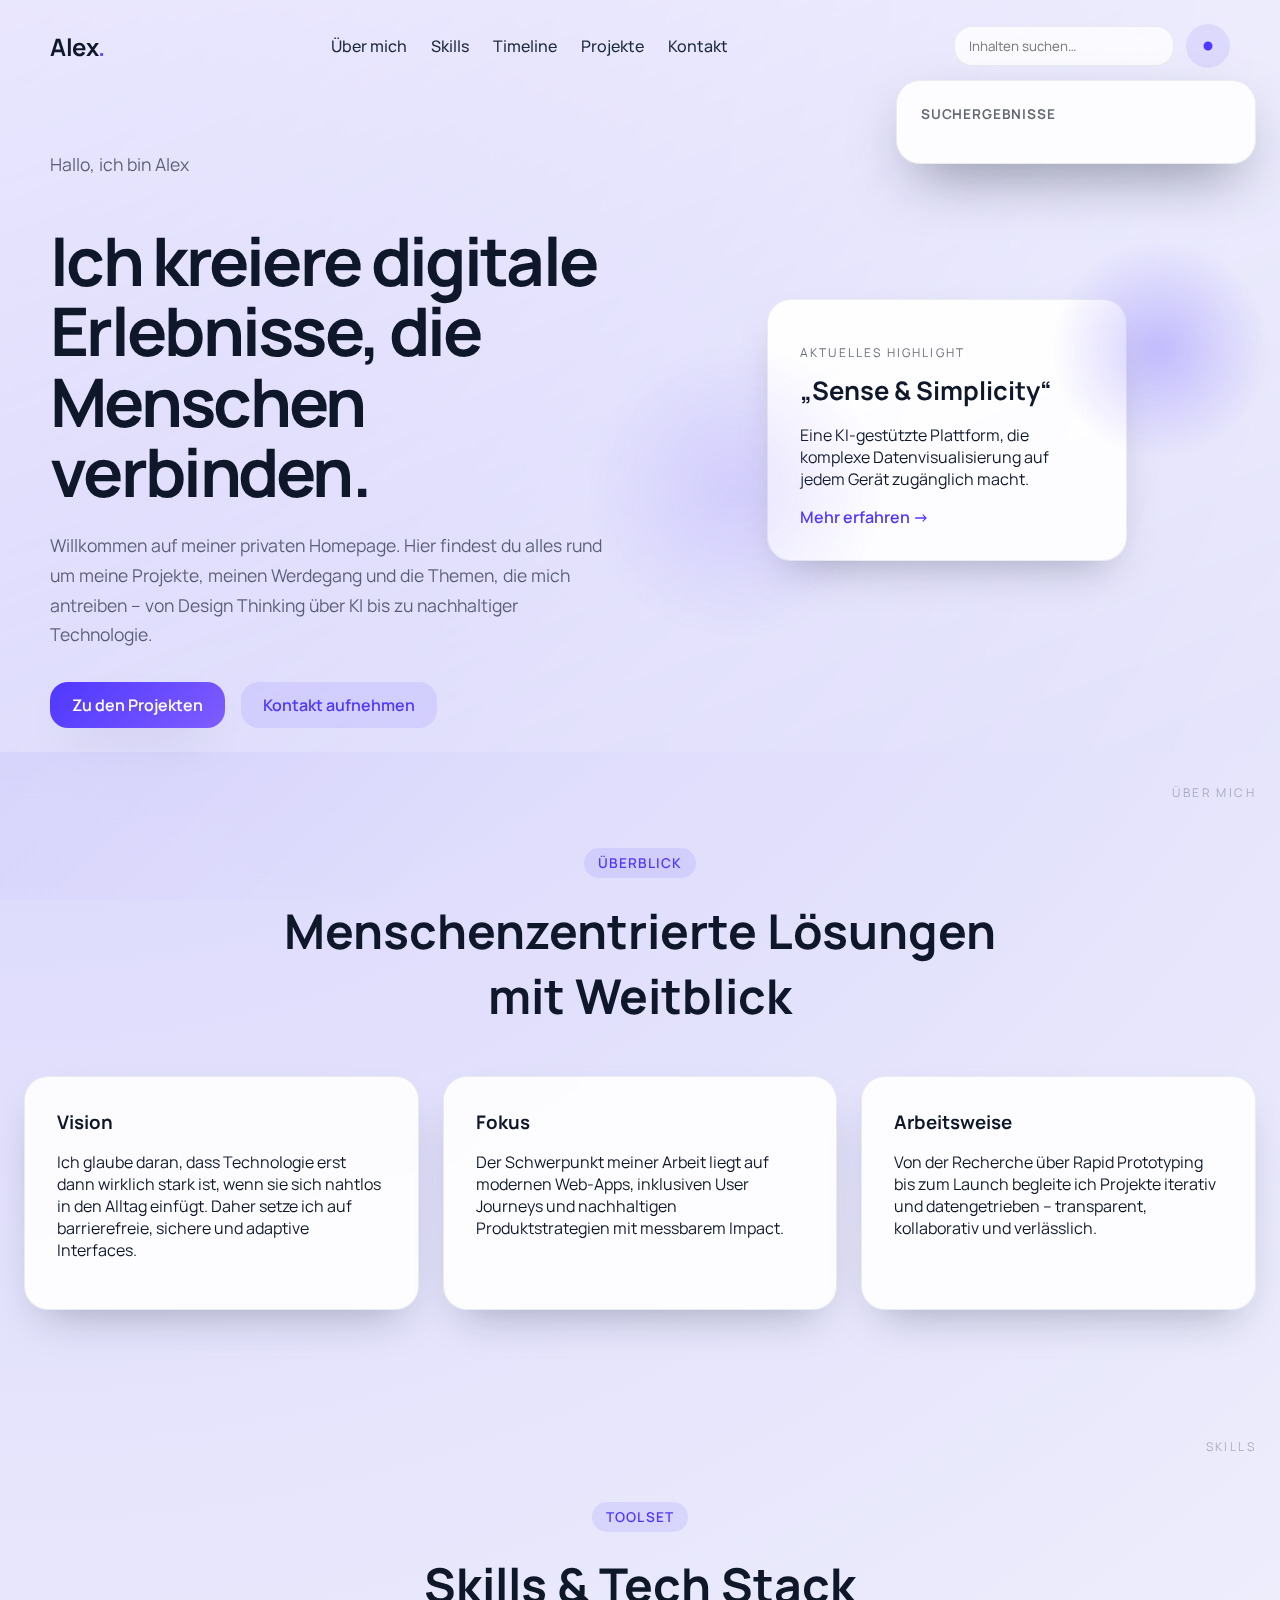
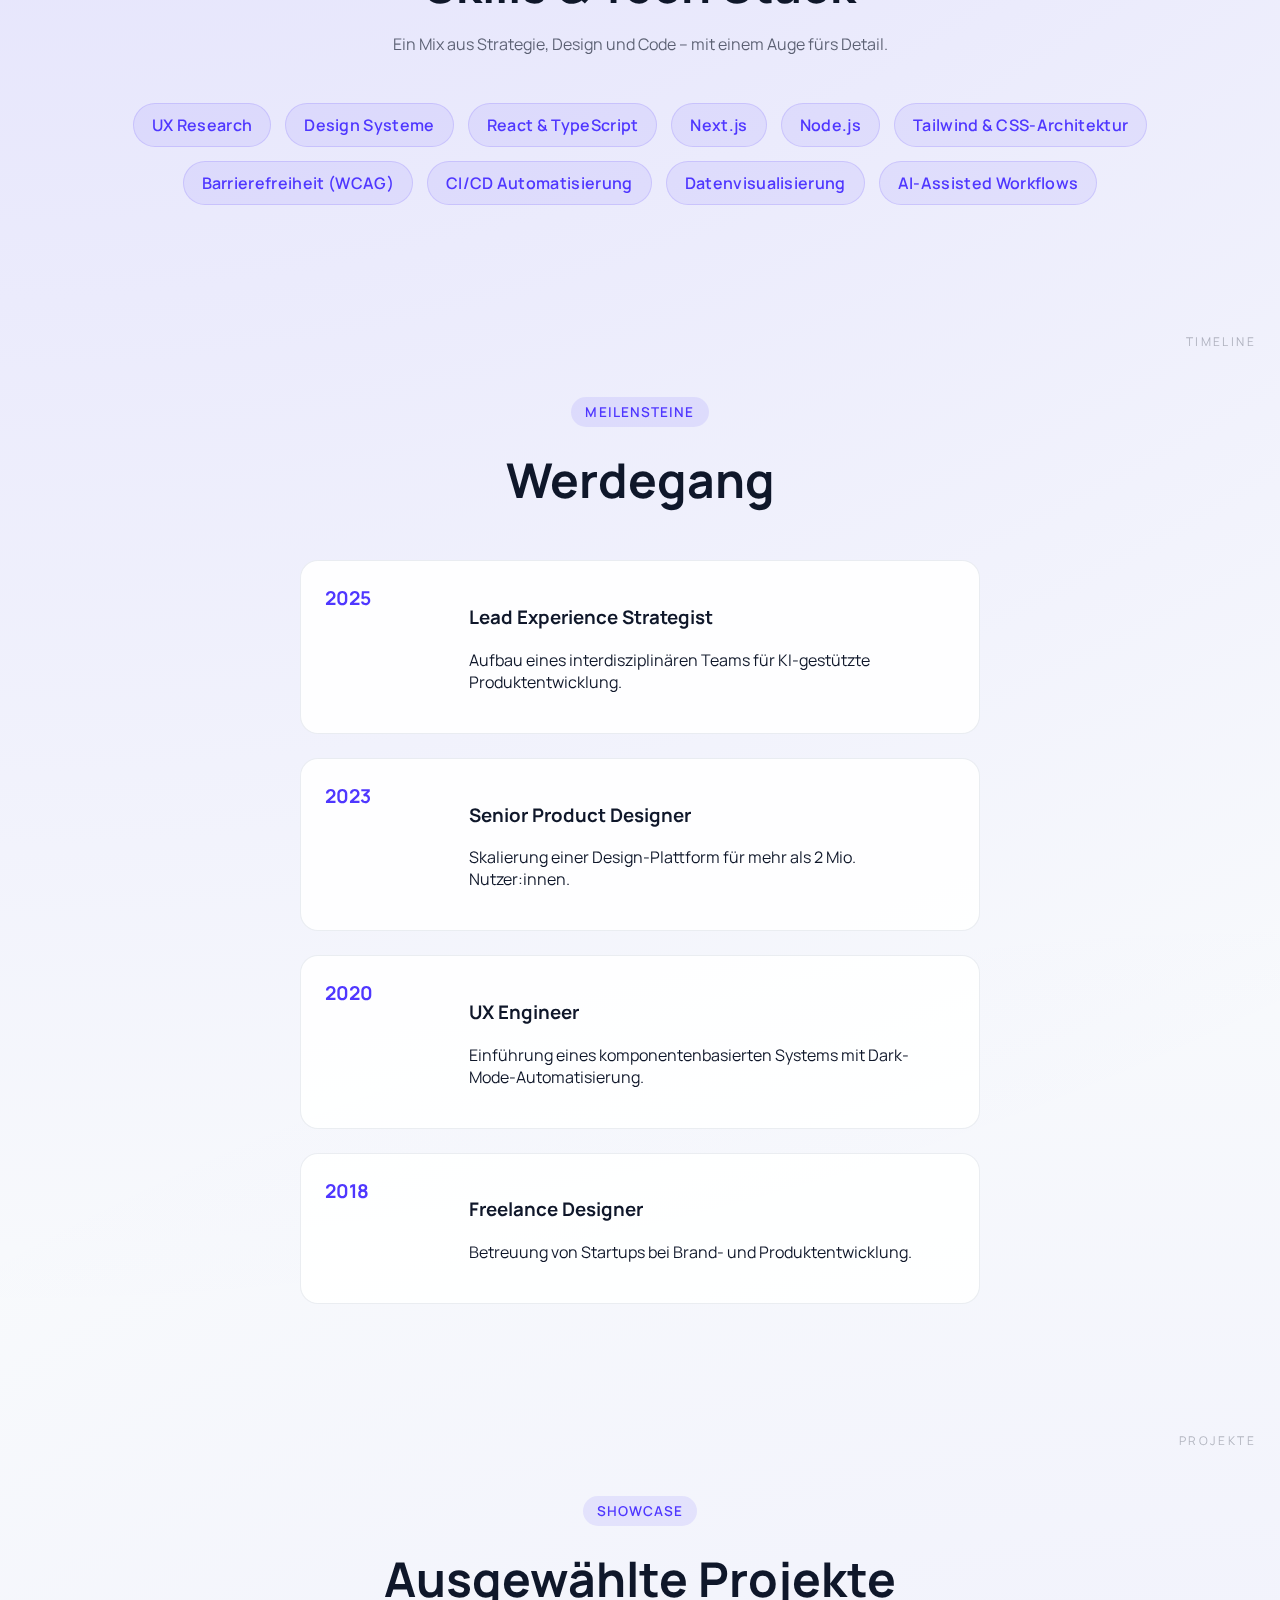
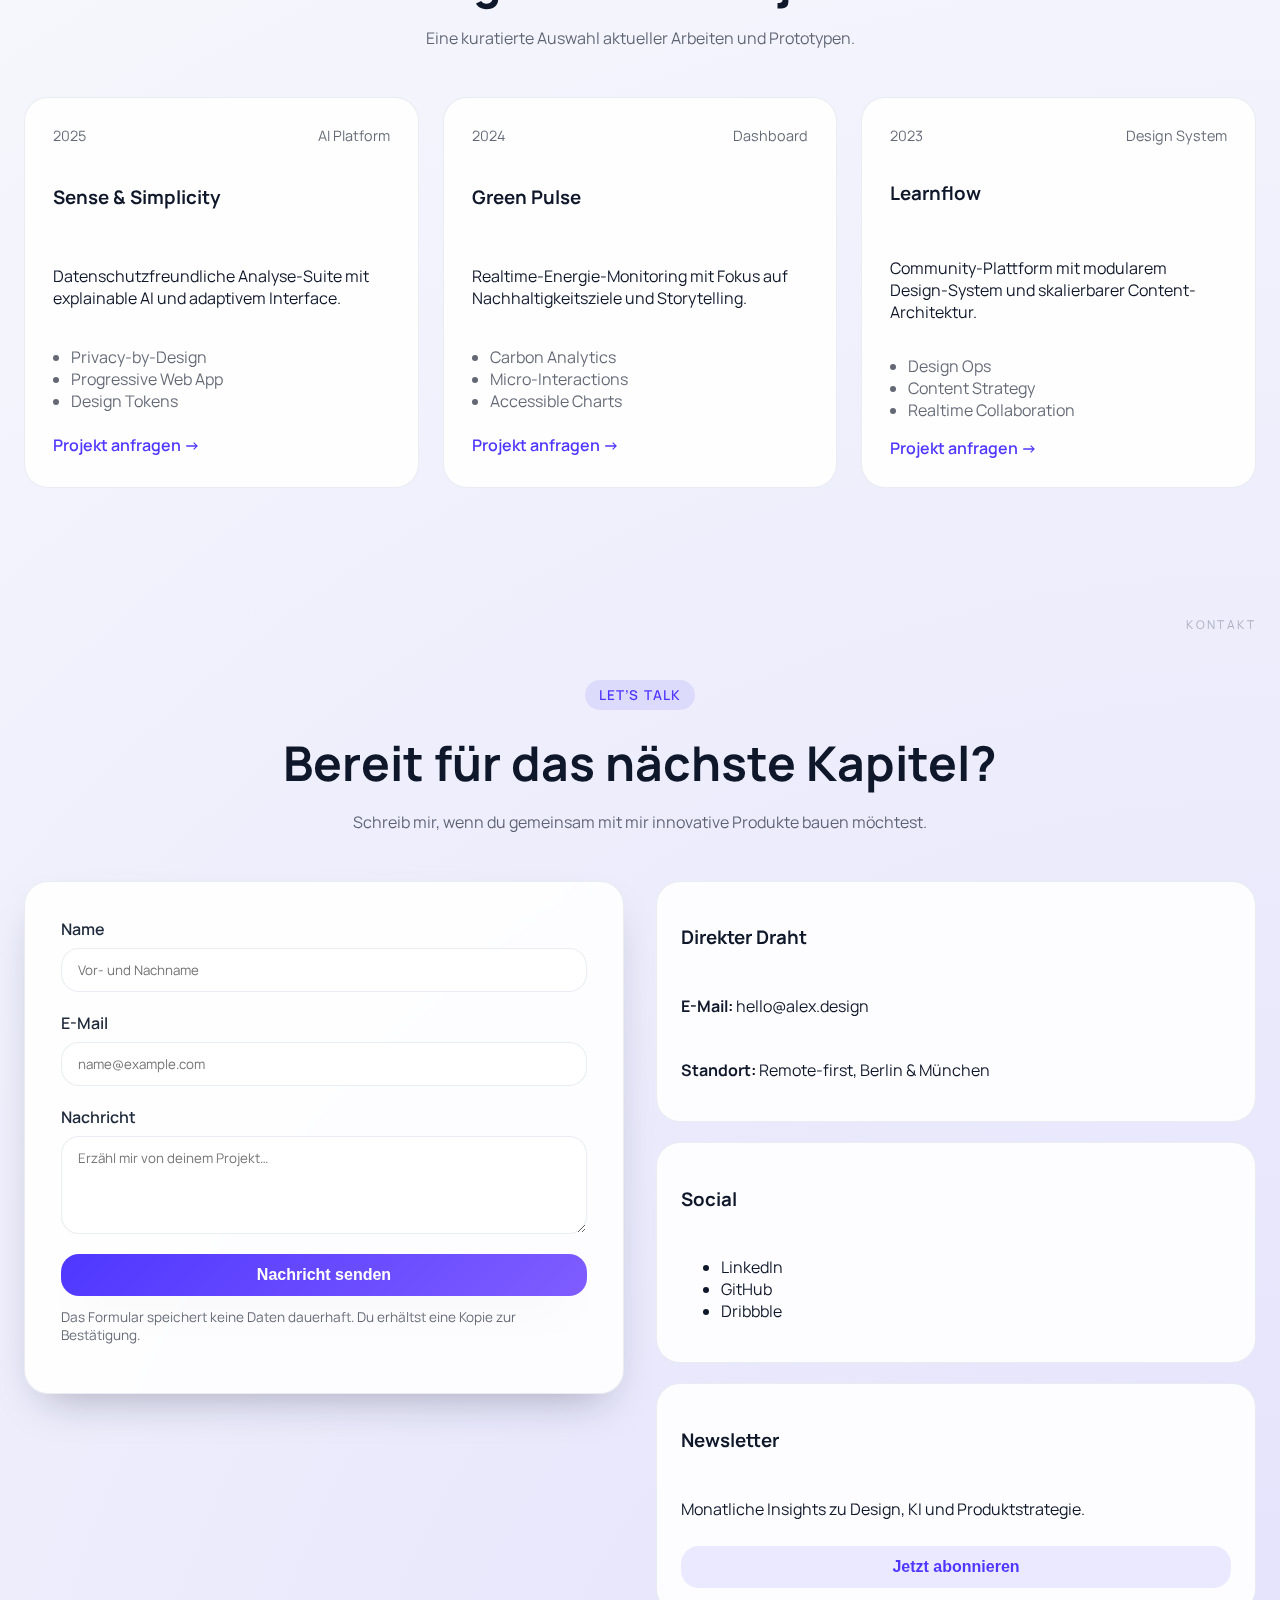
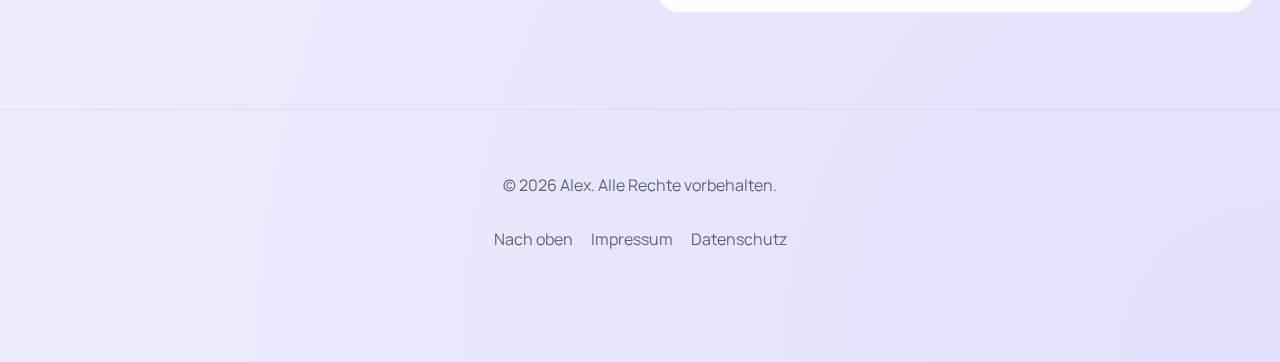
<file: index.html>
<!DOCTYPE html>
<html lang="de">
  <head>
    <meta charset="UTF-8" />
    <meta name="viewport" content="width=device-width, initial-scale=1.0" />
    <meta name="description" content="Private Homepage von Alex – Portfolio, Blog und Kontakt in einem modernen Design." />
    <title>Alex – Private Homepage</title>
    <link rel="preconnect" href="https://fonts.googleapis.com" />
    <link rel="preconnect" href="https://fonts.gstatic.com" crossorigin />
    <link href="https://fonts.googleapis.com/css2?family=Manrope:wght@300;400;600;700&display=swap" rel="stylesheet" />
    <link rel="stylesheet" href="styles.css" />
  </head>
  <body>
    <header class="site-header" id="top">
      <nav class="top-nav" aria-label="Hauptnavigation">
        <a href="#top" class="logo" aria-label="Startseite">Alex<span>.</span></a>
        <button class="menu-toggle" aria-expanded="false" aria-controls="nav-links">
          <span class="sr-only">Menü öffnen</span>
          <svg width="24" height="24" viewBox="0 0 24 24" aria-hidden="true">
            <path d="M4 6h16M4 12h16M4 18h16" stroke="currentColor" stroke-width="2" stroke-linecap="round" />
          </svg>
        </button>
        <div class="nav-links" id="nav-links">
          <a href="#about">Über mich</a>
          <a href="#skills">Skills</a>
          <a href="#timeline">Timeline</a>
          <a href="#projects">Projekte</a>
          <a href="#contact">Kontakt</a>
        </div>
        <div class="nav-actions">
          <input type="search" id="site-search" placeholder="Inhalten suchen…" aria-label="Inhalten suchen" />
          <button id="theme-toggle" class="icon-button" aria-label="Design wechseln">
            <svg class="icon-sun" viewBox="0 0 24 24" aria-hidden="true">
              <path d="M12 4.5V2m0 20v-2.5m7.5-7.5H22M2 12h2.5m14.1-5.6 1.8-1.8M4.6 19.4l1.8-1.8m0-9.2L4.6 6.4m14.8 14.8-1.8-1.8M12 7.5a4.5 4.5 0 1 1 0 9 4.5 4.5 0 0 1 0-9Z" />
            </svg>
            <svg class="icon-moon" viewBox="0 0 24 24" aria-hidden="true">
              <path d="M21 14.5A9 9 0 0 1 9.5 3 7.5 7.5 0 1 0 21 14.5Z" />
            </svg>
          </button>
        </div>
      </nav>
      <section class="hero" data-section-title="Hero">
        <div class="hero-content">
          <p class="eyebrow">Hallo, ich bin Alex</p>
          <h1>Ich kreiere digitale Erlebnisse, die Menschen verbinden.</h1>
          <p>
            Willkommen auf meiner privaten Homepage. Hier findest du alles rund um meine Projekte, meinen Werdegang und die Themen, die mich antreiben – von Design Thinking über KI bis zu nachhaltiger Technologie.
          </p>
          <div class="hero-actions">
            <a class="button primary" href="#projects">Zu den Projekten</a>
            <a class="button secondary" href="#contact">Kontakt aufnehmen</a>
          </div>
        </div>
        <div class="hero-visual" aria-hidden="true">
          <div class="floating-card">
            <p>Aktuelles Highlight</p>
            <h2>„Sense &amp; Simplicity“</h2>
            <p>
              Eine KI-gestützte Plattform, die komplexe Datenvisualisierung auf jedem Gerät zugänglich macht.
            </p>
            <a href="#projects" class="card-link">Mehr erfahren →</a>
          </div>
          <div class="orb orb-1"></div>
          <div class="orb orb-2"></div>
        </div>
      </section>
    </header>

    <main>
      <section id="about" class="section" data-section-title="Über mich">
        <div class="section-header">
          <span class="section-eyebrow">Überblick</span>
          <h2>Menschenzentrierte Lösungen mit Weitblick</h2>
        </div>
        <div class="about-grid">
          <article class="about-card">
            <h3>Vision</h3>
            <p>
              Ich glaube daran, dass Technologie erst dann wirklich stark ist, wenn sie sich nahtlos in den Alltag einfügt. Daher setze ich auf barrierefreie, sichere und adaptive Interfaces.
            </p>
          </article>
          <article class="about-card">
            <h3>Fokus</h3>
            <p>
              Der Schwerpunkt meiner Arbeit liegt auf modernen Web-Apps, inklusiven User Journeys und nachhaltigen Produktstrategien mit messbarem Impact.
            </p>
          </article>
          <article class="about-card">
            <h3>Arbeitsweise</h3>
            <p>
              Von der Recherche über Rapid Prototyping bis zum Launch begleite ich Projekte iterativ und datengetrieben – transparent, kollaborativ und verlässlich.
            </p>
          </article>
        </div>
      </section>

      <section id="skills" class="section" data-section-title="Skills">
        <div class="section-header">
          <span class="section-eyebrow">Toolset</span>
          <h2>Skills &amp; Tech Stack</h2>
          <p>Ein Mix aus Strategie, Design und Code – mit einem Auge fürs Detail.</p>
        </div>
        <div class="chips" role="list">
          <span role="listitem">UX Research</span>
          <span role="listitem">Design Systeme</span>
          <span role="listitem">React &amp; TypeScript</span>
          <span role="listitem">Next.js</span>
          <span role="listitem">Node.js</span>
          <span role="listitem">Tailwind &amp; CSS-Architektur</span>
          <span role="listitem">Barrierefreiheit (WCAG)</span>
          <span role="listitem">CI/CD Automatisierung</span>
          <span role="listitem">Datenvisualisierung</span>
          <span role="listitem">AI-Assisted Workflows</span>
        </div>
      </section>

      <section id="timeline" class="section" data-section-title="Timeline">
        <div class="section-header">
          <span class="section-eyebrow">Meilensteine</span>
          <h2>Werdegang</h2>
        </div>
        <div class="timeline">
          <article class="timeline-item">
            <div class="timeline-year">2025</div>
            <div class="timeline-content">
              <h3>Lead Experience Strategist</h3>
              <p>Aufbau eines interdisziplinären Teams für KI-gestützte Produktentwicklung.</p>
            </div>
          </article>
          <article class="timeline-item">
            <div class="timeline-year">2023</div>
            <div class="timeline-content">
              <h3>Senior Product Designer</h3>
              <p>Skalierung einer Design-Plattform für mehr als 2 Mio. Nutzer:innen.</p>
            </div>
          </article>
          <article class="timeline-item">
            <div class="timeline-year">2020</div>
            <div class="timeline-content">
              <h3>UX Engineer</h3>
              <p>Einführung eines komponentenbasierten Systems mit Dark-Mode-Automatisierung.</p>
            </div>
          </article>
          <article class="timeline-item">
            <div class="timeline-year">2018</div>
            <div class="timeline-content">
              <h3>Freelance Designer</h3>
              <p>Betreuung von Startups bei Brand- und Produktentwicklung.</p>
            </div>
          </article>
        </div>
      </section>

      <section id="projects" class="section" data-section-title="Projekte">
        <div class="section-header">
          <span class="section-eyebrow">Showcase</span>
          <h2>Ausgewählte Projekte</h2>
          <p>Eine kuratierte Auswahl aktueller Arbeiten und Prototypen.</p>
        </div>
        <div class="project-grid">
          <article class="project-card" data-keywords="ki analyse datenschutz">
            <div class="project-meta">
              <span class="project-year">2025</span>
              <span class="project-type">AI Platform</span>
            </div>
            <h3>Sense &amp; Simplicity</h3>
            <p>Datenschutzfreundliche Analyse-Suite mit explainable AI und adaptivem Interface.</p>
            <ul>
              <li>Privacy-by-Design</li>
              <li>Progressive Web App</li>
              <li>Design Tokens</li>
            </ul>
            <a class="card-link" href="#contact">Projekt anfragen →</a>
          </article>
          <article class="project-card" data-keywords="nachhaltigkeit energie dashboard">
            <div class="project-meta">
              <span class="project-year">2024</span>
              <span class="project-type">Dashboard</span>
            </div>
            <h3>Green Pulse</h3>
            <p>Realtime-Energie-Monitoring mit Fokus auf Nachhaltigkeitsziele und Storytelling.</p>
            <ul>
              <li>Carbon Analytics</li>
              <li>Micro-Interactions</li>
              <li>Accessible Charts</li>
            </ul>
            <a class="card-link" href="#contact">Projekt anfragen →</a>
          </article>
          <article class="project-card" data-keywords="education community design system">
            <div class="project-meta">
              <span class="project-year">2023</span>
              <span class="project-type">Design System</span>
            </div>
            <h3>Learnflow</h3>
            <p>Community-Plattform mit modularem Design-System und skalierbarer Content-Architektur.</p>
            <ul>
              <li>Design Ops</li>
              <li>Content Strategy</li>
              <li>Realtime Collaboration</li>
            </ul>
            <a class="card-link" href="#contact">Projekt anfragen →</a>
          </article>
        </div>
      </section>

      <section id="contact" class="section" data-section-title="Kontakt">
        <div class="section-header">
          <span class="section-eyebrow">Let’s Talk</span>
          <h2>Bereit für das nächste Kapitel?</h2>
          <p>Schreib mir, wenn du gemeinsam mit mir innovative Produkte bauen möchtest.</p>
        </div>
        <div class="contact-grid">
          <form class="contact-form" aria-label="Kontaktformular">
            <div class="form-row">
              <label for="name">Name</label>
              <input type="text" id="name" name="name" autocomplete="name" placeholder="Vor- und Nachname" required />
            </div>
            <div class="form-row">
              <label for="email">E-Mail</label>
              <input type="email" id="email" name="email" autocomplete="email" placeholder="name@example.com" required />
            </div>
            <div class="form-row">
              <label for="message">Nachricht</label>
              <textarea id="message" name="message" rows="4" placeholder="Erzähl mir von deinem Projekt…" required></textarea>
            </div>
            <button type="submit" class="button primary">Nachricht senden</button>
            <p class="form-hint">Das Formular speichert keine Daten dauerhaft. Du erhältst eine Kopie zur Bestätigung.</p>
          </form>
          <aside class="contact-info" aria-label="Kontaktinformationen">
            <div class="info-card">
              <h3>Direkter Draht</h3>
              <p><strong>E-Mail:</strong> <a href="mailto:hello@alex.design">hello@alex.design</a></p>
              <p><strong>Standort:</strong> Remote-first, Berlin &amp; München</p>
            </div>
            <div class="info-card">
              <h3>Social</h3>
              <ul>
                <li><a href="https://www.linkedin.com" target="_blank" rel="noreferrer">LinkedIn</a></li>
                <li><a href="https://www.github.com" target="_blank" rel="noreferrer">GitHub</a></li>
                <li><a href="https://www.dribbble.com" target="_blank" rel="noreferrer">Dribbble</a></li>
              </ul>
            </div>
            <div class="info-card">
              <h3>Newsletter</h3>
              <p>Monatliche Insights zu Design, KI und Produktstrategie.</p>
              <button class="button secondary" type="button">Jetzt abonnieren</button>
            </div>
          </aside>
        </div>
      </section>
    </main>

    <footer class="site-footer">
      <p>© <span id="year"></span> Alex. Alle Rechte vorbehalten.</p>
      <div class="footer-links">
        <a href="#top">Nach oben</a>
        <a href="#">Impressum</a>
        <a href="#">Datenschutz</a>
      </div>
    </footer>

    <div class="search-results" id="search-results" hidden>
      <p class="results-title">Suchergebnisse</p>
      <ul id="results-list"></ul>
    </div>

    <script src="script.js" type="module"></script>
  </body>
</html>
</file>
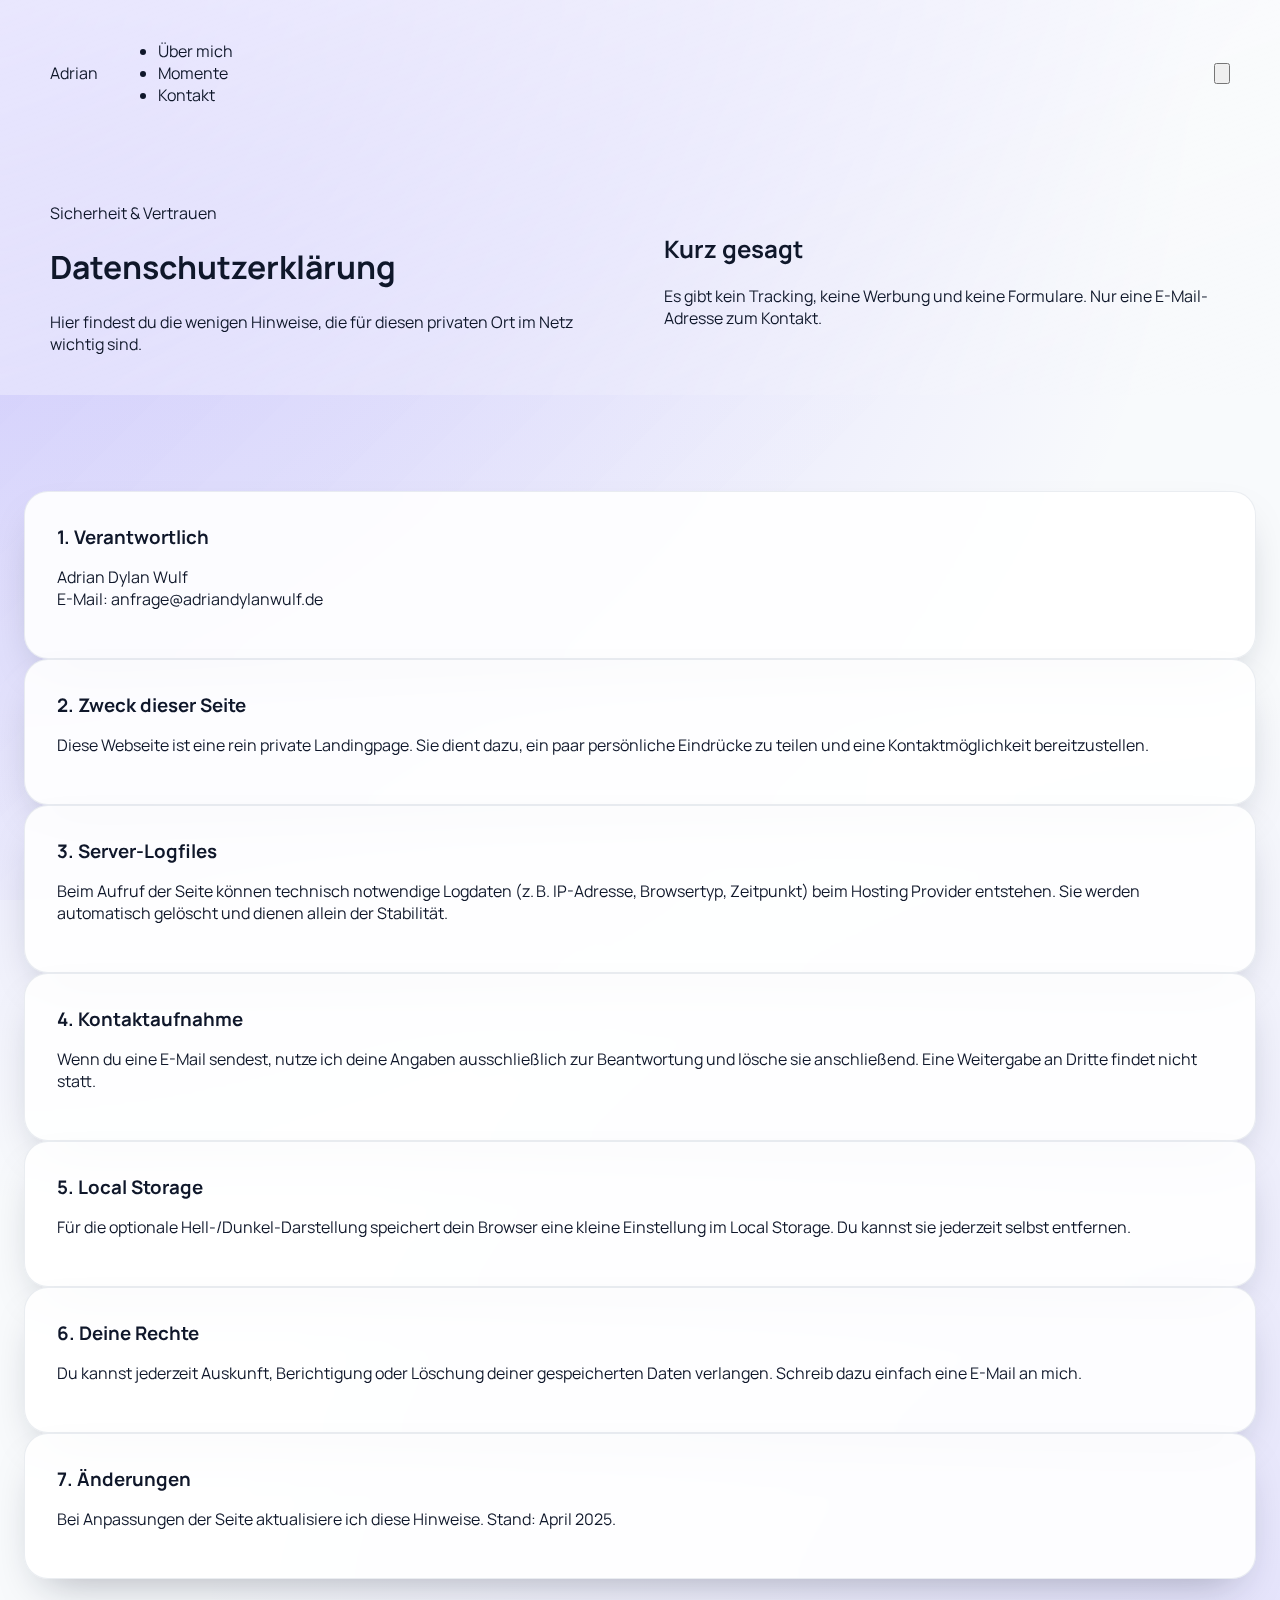
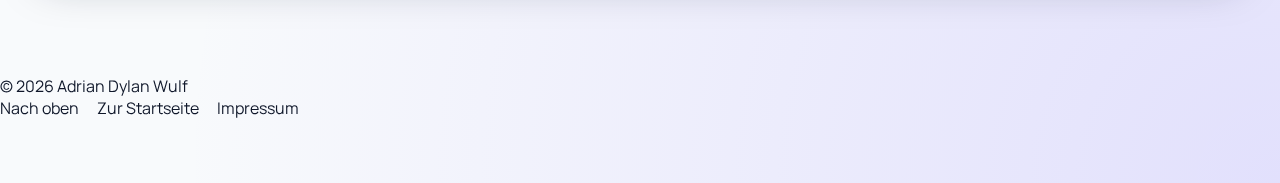
<file: datenschutz.html>
<!DOCTYPE html>
<html lang="de" data-theme="auto">
  <head>
    <meta charset="UTF-8" />
    <meta name="viewport" content="width=device-width, initial-scale=1.0" />
    <meta name="description" content="Datenschutzhinweise für die private Landingpage von Adrian Dylan Wulf." />
    <title>Datenschutz – Adrian Dylan Wulf</title>
    <link rel="preconnect" href="https://fonts.googleapis.com" />
    <link rel="preconnect" href="https://fonts.gstatic.com" crossorigin />
    <link
      href="https://fonts.googleapis.com/css2?family=Manrope:wght@300;400;600;700&family=Playfair+Display:wght@500;600&display=swap"
      rel="stylesheet"
    />
    <link rel="stylesheet" href="assets/css/styles.css" />
  </head>
  <body>
    <header class="site-header" id="top">
      <div class="container">
        <nav class="top-nav" aria-label="Hauptnavigation">
          <a class="brand" href="index.html">Adrian</a>
          <ul>
            <li><a href="index.html#about">Über mich</a></li>
            <li><a href="index.html#moments">Momente</a></li>
            <li><a href="index.html#contact">Kontakt</a></li>
          </ul>
          <button class="theme-toggle" id="theme-toggle" type="button" aria-label="Darstellung wechseln">
            <span class="sr-only">Design wechseln</span>
            <svg class="icon-sun" viewBox="0 0 24 24" aria-hidden="true">
              <path
                d="M12 4.5V2m0 20v-2.5m7.5-7.5H22M2 12h2.5m14.1-5.6 1.8-1.8M4.6 19.4l1.8-1.8m0-9.2L4.6 6.4m14.8 14.8-1.8-1.8M12 7.5a4.5 4.5 0 1 1 0 9 4.5 4.5 0 0 1 0-9Z"
              />
            </svg>
            <svg class="icon-moon" viewBox="0 0 24 24" aria-hidden="true">
              <path d="M21 14.5A9 9 0 0 1 9.5 3 7.5 7.5 0 1 0 21 14.5Z" />
            </svg>
          </button>
        </nav>

        <div class="hero">
          <div class="hero-intro">
            <p class="hero-eyebrow">Sicherheit &amp; Vertrauen</p>
            <h1>Datenschutzerklärung</h1>
            <p class="lead">Hier findest du die wenigen Hinweise, die für diesen privaten Ort im Netz wichtig sind.</p>
          </div>
          <aside class="hero-card">
            <h2>Kurz gesagt</h2>
            <p>Es gibt kein Tracking, keine Werbung und keine Formulare. Nur eine E-Mail-Adresse zum Kontakt.</p>
          </aside>
        </div>
      </div>
    </header>

    <main>
      <section class="section">
        <div class="container about-content">
          <article class="about-card">
            <h3>1. Verantwortlich</h3>
            <p>
              Adrian Dylan Wulf<br />
              E-Mail: <a href="mailto:anfrage@adriandylanwulf.de">anfrage@adriandylanwulf.de</a>
            </p>
          </article>
          <article class="about-card">
            <h3>2. Zweck dieser Seite</h3>
            <p>
              Diese Webseite ist eine rein private Landingpage. Sie dient dazu, ein paar persönliche Eindrücke zu teilen und eine
              Kontaktmöglichkeit bereitzustellen.
            </p>
          </article>
          <article class="about-card">
            <h3>3. Server-Logfiles</h3>
            <p>
              Beim Aufruf der Seite können technisch notwendige Logdaten (z. B. IP-Adresse, Browsertyp, Zeitpunkt) beim Hosting
              Provider entstehen. Sie werden automatisch gelöscht und dienen allein der Stabilität.
            </p>
          </article>
          <article class="about-card">
            <h3>4. Kontaktaufnahme</h3>
            <p>
              Wenn du eine E-Mail sendest, nutze ich deine Angaben ausschließlich zur Beantwortung und lösche sie anschließend.
              Eine Weitergabe an Dritte findet nicht statt.
            </p>
          </article>
          <article class="about-card">
            <h3>5. Local Storage</h3>
            <p>
              Für die optionale Hell-/Dunkel-Darstellung speichert dein Browser eine kleine Einstellung im Local Storage. Du kannst
              sie jederzeit selbst entfernen.
            </p>
          </article>
          <article class="about-card">
            <h3>6. Deine Rechte</h3>
            <p>
              Du kannst jederzeit Auskunft, Berichtigung oder Löschung deiner gespeicherten Daten verlangen. Schreib dazu einfach
              eine E-Mail an mich.
            </p>
          </article>
          <article class="about-card">
            <h3>7. Änderungen</h3>
            <p>Bei Anpassungen der Seite aktualisiere ich diese Hinweise. Stand: April 2025.</p>
          </article>
        </div>
      </section>
    </main>

    <footer>
      <div class="container footer-inner">
        <span>© <span id="year"></span> Adrian Dylan Wulf</span>
        <div class="footer-links">
          <a href="#top">Nach oben</a>
          <a href="index.html">Zur Startseite</a>
          <a href="impressum.html">Impressum</a>
        </div>
      </div>
    </footer>

    <script src="assets/js/main.js" defer></script>
  </body>
</html>
</file>
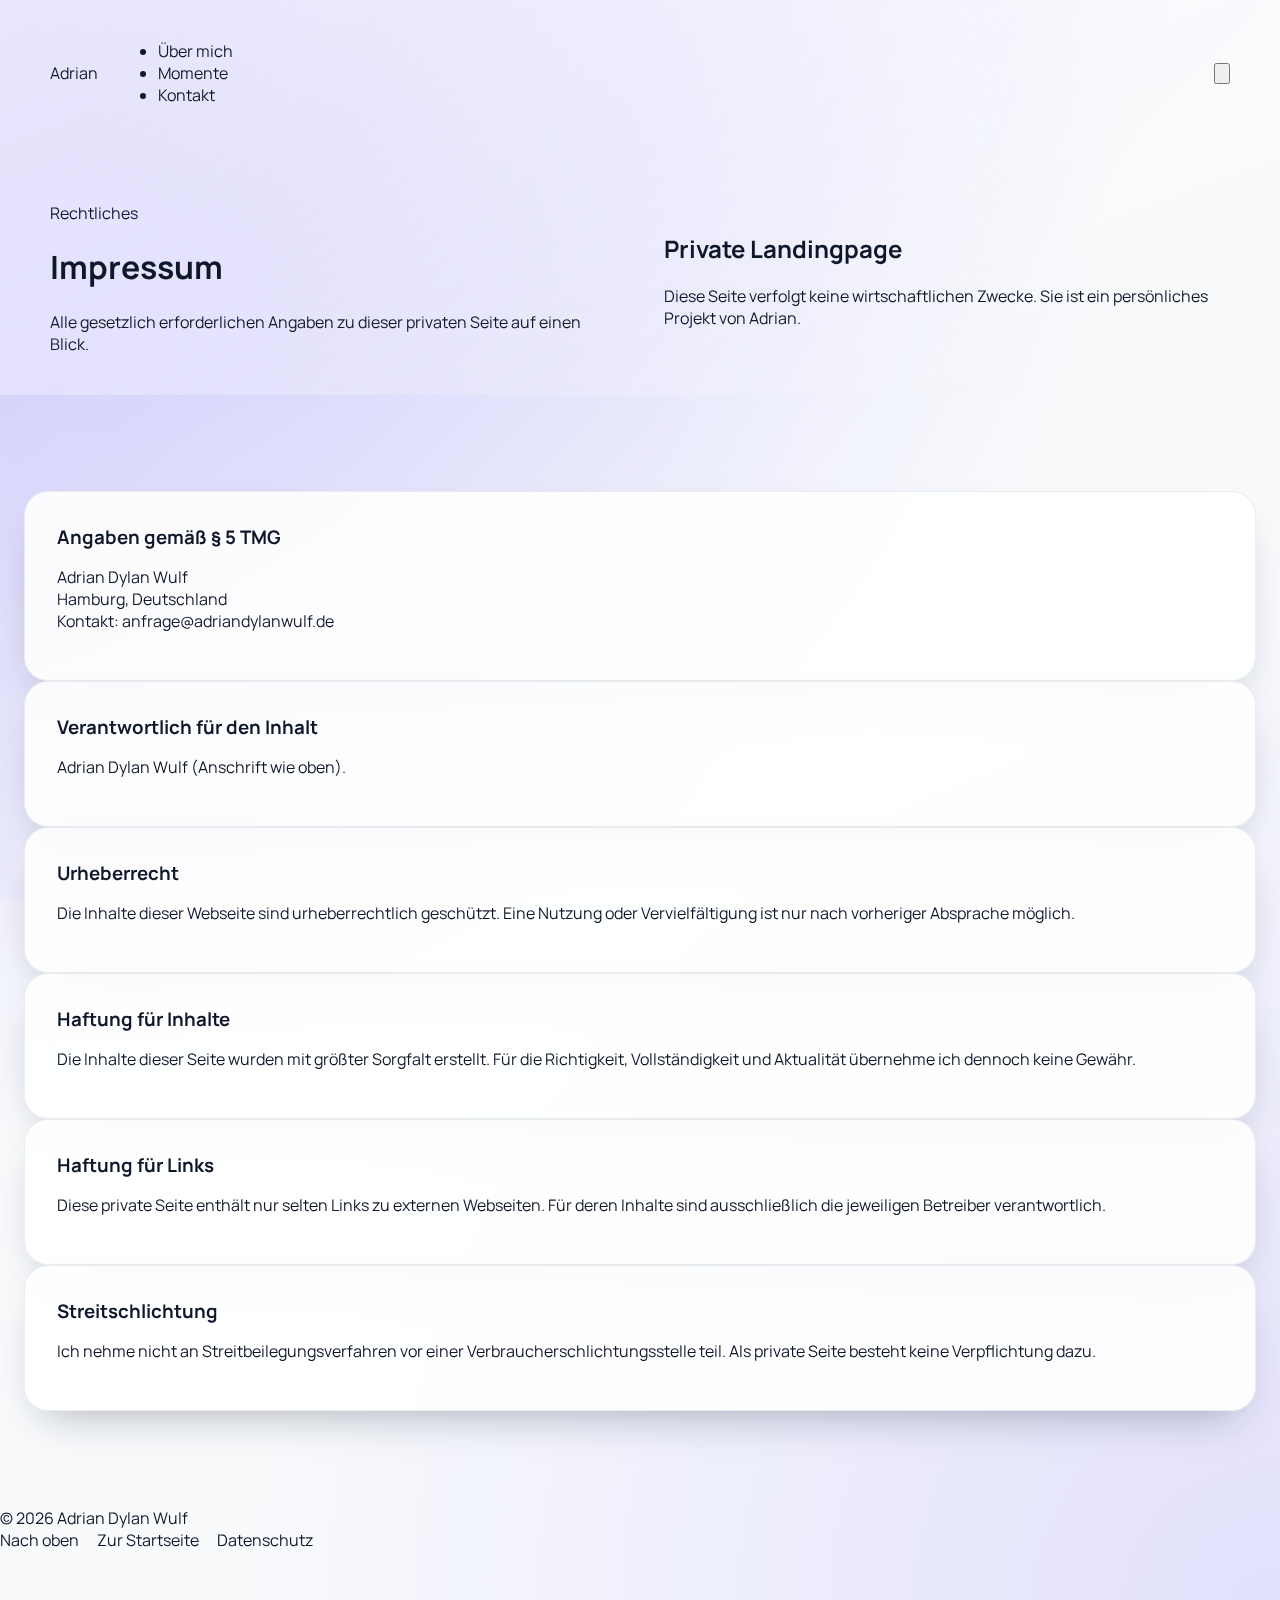
<file: impressum.html>
<!DOCTYPE html>
<html lang="de" data-theme="auto">
  <head>
    <meta charset="UTF-8" />
    <meta name="viewport" content="width=device-width, initial-scale=1.0" />
    <meta name="description" content="Impressum der privaten Landingpage von Adrian Dylan Wulf." />
    <title>Impressum – Adrian Dylan Wulf</title>
    <link rel="preconnect" href="https://fonts.googleapis.com" />
    <link rel="preconnect" href="https://fonts.gstatic.com" crossorigin />
    <link
      href="https://fonts.googleapis.com/css2?family=Manrope:wght@300;400;600;700&family=Playfair+Display:wght@500;600&display=swap"
      rel="stylesheet"
    />
    <link rel="stylesheet" href="assets/css/styles.css" />
  </head>
  <body>
    <header class="site-header" id="top">
      <div class="container">
        <nav class="top-nav" aria-label="Hauptnavigation">
          <a class="brand" href="index.html">Adrian</a>
          <ul>
            <li><a href="index.html#about">Über mich</a></li>
            <li><a href="index.html#moments">Momente</a></li>
            <li><a href="index.html#contact">Kontakt</a></li>
          </ul>
          <button class="theme-toggle" id="theme-toggle" type="button" aria-label="Darstellung wechseln">
            <span class="sr-only">Design wechseln</span>
            <svg class="icon-sun" viewBox="0 0 24 24" aria-hidden="true">
              <path
                d="M12 4.5V2m0 20v-2.5m7.5-7.5H22M2 12h2.5m14.1-5.6 1.8-1.8M4.6 19.4l1.8-1.8m0-9.2L4.6 6.4m14.8 14.8-1.8-1.8M12 7.5a4.5 4.5 0 1 1 0 9 4.5 4.5 0 0 1 0-9Z"
              />
            </svg>
            <svg class="icon-moon" viewBox="0 0 24 24" aria-hidden="true">
              <path d="M21 14.5A9 9 0 0 1 9.5 3 7.5 7.5 0 1 0 21 14.5Z" />
            </svg>
          </button>
        </nav>

        <div class="hero">
          <div class="hero-intro">
            <p class="hero-eyebrow">Rechtliches</p>
            <h1>Impressum</h1>
            <p class="lead">Alle gesetzlich erforderlichen Angaben zu dieser privaten Seite auf einen Blick.</p>
          </div>
          <aside class="hero-card">
            <h2>Private Landingpage</h2>
            <p>Diese Seite verfolgt keine wirtschaftlichen Zwecke. Sie ist ein persönliches Projekt von Adrian.</p>
          </aside>
        </div>
      </div>
    </header>

    <main>
      <section class="section">
        <div class="container about-content">
          <article class="about-card">
            <h3>Angaben gemäß § 5 TMG</h3>
            <p>
              Adrian Dylan Wulf<br />
              Hamburg, Deutschland<br />
              Kontakt: <a href="mailto:anfrage@adriandylanwulf.de">anfrage@adriandylanwulf.de</a>
            </p>
          </article>
          <article class="about-card">
            <h3>Verantwortlich für den Inhalt</h3>
            <p>Adrian Dylan Wulf (Anschrift wie oben).</p>
          </article>
          <article class="about-card">
            <h3>Urheberrecht</h3>
            <p>
              Die Inhalte dieser Webseite sind urheberrechtlich geschützt. Eine Nutzung oder Vervielfältigung ist nur nach
              vorheriger Absprache möglich.
            </p>
          </article>
          <article class="about-card">
            <h3>Haftung für Inhalte</h3>
            <p>
              Die Inhalte dieser Seite wurden mit größter Sorgfalt erstellt. Für die Richtigkeit, Vollständigkeit und
              Aktualität übernehme ich dennoch keine Gewähr.
            </p>
          </article>
          <article class="about-card">
            <h3>Haftung für Links</h3>
            <p>
              Diese private Seite enthält nur selten Links zu externen Webseiten. Für deren Inhalte sind ausschließlich die
              jeweiligen Betreiber verantwortlich.
            </p>
          </article>
          <article class="about-card">
            <h3>Streitschlichtung</h3>
            <p>
              Ich nehme nicht an Streitbeilegungsverfahren vor einer Verbraucherschlichtungsstelle teil. Als private Seite besteht
              keine Verpflichtung dazu.
            </p>
          </article>
        </div>
      </section>
    </main>

    <footer>
      <div class="container footer-inner">
        <span>© <span id="year"></span> Adrian Dylan Wulf</span>
        <div class="footer-links">
          <a href="#top">Nach oben</a>
          <a href="index.html">Zur Startseite</a>
          <a href="datenschutz.html">Datenschutz</a>
        </div>
      </div>
    </footer>

    <script src="assets/js/main.js" defer></script>
  </body>
</html>
</file>
<file: styles.css>
:root {
  color-scheme: light dark;
  --font-family: 'Manrope', system-ui, -apple-system, BlinkMacSystemFont, 'Segoe UI', sans-serif;
  --transition-base: 200ms ease;
  --radius-lg: 24px;
  --radius-md: 18px;
  --radius-sm: 12px;
  --shadow-soft: 0 20px 45px -20px rgba(15, 23, 42, 0.35);
  --shadow-hard: 0 24px 60px -20px rgba(15, 23, 42, 0.55);
  --max-width: 1180px;
  --gradient: linear-gradient(135deg, var(--accent-500), var(--accent-300));
  --accent-300: #7f5dff;
  --accent-400: #6b4cff;
  --accent-500: #4f37ff;
  --surface-50: rgba(255, 255, 255, 0.9);
  --surface-100: rgba(255, 255, 255, 0.75);
  --surface-900: rgba(17, 24, 39, 0.75);
  --neutral-50: #f8fafc;
  --neutral-100: #eef2ff;
  --neutral-900: #0f172a;
  --text-primary: #0f172a;
  --text-secondary: #1e293b;
  --text-tertiary: rgba(15, 23, 42, 0.65);
  --border-color: rgba(148, 163, 184, 0.2);
  --backdrop: rgba(15, 23, 42, 0.07);
}

@media (prefers-color-scheme: dark) {
  :root {
    --accent-300: #9e86ff;
    --accent-400: #836bff;
    --accent-500: #5b4bff;
    --surface-50: rgba(15, 23, 42, 0.8);
    --surface-100: rgba(15, 23, 42, 0.6);
    --surface-900: rgba(2, 6, 23, 0.85);
    --neutral-50: #0b1120;
    --neutral-100: #111827;
    --neutral-900: #e2e8f0;
    --text-primary: #e2e8f0;
    --text-secondary: #cbd5f5;
    --text-tertiary: rgba(226, 232, 240, 0.65);
    --border-color: rgba(148, 163, 184, 0.25);
    --backdrop: rgba(15, 23, 42, 0.35);
  }
}

[data-theme='dark'] {
  --accent-300: #9e86ff;
  --accent-400: #836bff;
  --accent-500: #5b4bff;
  --surface-50: rgba(15, 23, 42, 0.8);
  --surface-100: rgba(15, 23, 42, 0.6);
  --surface-900: rgba(2, 6, 23, 0.85);
  --neutral-50: #0b1120;
  --neutral-100: #111827;
  --neutral-900: #e2e8f0;
  --text-primary: #e2e8f0;
  --text-secondary: #cbd5f5;
  --text-tertiary: rgba(226, 232, 240, 0.65);
  --border-color: rgba(148, 163, 184, 0.25);
  --backdrop: rgba(15, 23, 42, 0.35);
}

[data-theme='light'] {
  --accent-300: #7f5dff;
  --accent-400: #6b4cff;
  --accent-500: #4f37ff;
  --surface-50: rgba(255, 255, 255, 0.9);
  --surface-100: rgba(255, 255, 255, 0.75);
  --surface-900: rgba(17, 24, 39, 0.75);
  --neutral-50: #f8fafc;
  --neutral-100: #eef2ff;
  --neutral-900: #0f172a;
  --text-primary: #0f172a;
  --text-secondary: #1e293b;
  --text-tertiary: rgba(15, 23, 42, 0.65);
  --border-color: rgba(148, 163, 184, 0.2);
  --backdrop: rgba(15, 23, 42, 0.07);
}

* {
  box-sizing: border-box;
}

html {
  scroll-behavior: smooth;
}

body {
  margin: 0;
  font-family: var(--font-family);
  background: radial-gradient(circle at top left, rgba(79, 55, 255, 0.22), transparent 55%),
    radial-gradient(circle at bottom right, rgba(125, 106, 255, 0.18), transparent 50%), var(--neutral-50);
  color: var(--text-primary);
  min-height: 100vh;
  padding-bottom: 4rem;
  transition: background 400ms ease, color 200ms ease;
}

body::before {
  content: '';
  position: fixed;
  inset: 0;
  background: linear-gradient(135deg, rgba(79, 55, 255, 0.08), transparent 60%);
  pointer-events: none;
  z-index: -1;
}

[data-theme='dark'] body,
@media (prefers-color-scheme: dark) {
  body {
    background: radial-gradient(circle at top left, rgba(79, 55, 255, 0.32), transparent 55%),
      radial-gradient(circle at bottom right, rgba(125, 106, 255, 0.28), transparent 50%), var(--neutral-50);
  }
}

a {
  color: inherit;
  text-decoration: none;
}

a:hover,
a:focus {
  color: var(--accent-400);
}

img {
  max-width: 100%;
  height: auto;
  display: block;
}

.section {
  padding: 96px 24px;
  position: relative;
}

.section::before {
  content: attr(data-section-title);
  position: absolute;
  top: 32px;
  right: 24px;
  font-size: 0.75rem;
  letter-spacing: 0.2em;
  text-transform: uppercase;
  color: var(--text-tertiary);
  opacity: 0.45;
}

.section-header {
  max-width: 720px;
  margin: 0 auto 48px;
  text-align: center;
}

.section-eyebrow {
  display: inline-flex;
  align-items: center;
  gap: 0.5rem;
  padding: 6px 14px;
  border-radius: 999px;
  background: rgba(79, 55, 255, 0.1);
  color: var(--accent-500);
  font-size: 0.85rem;
  font-weight: 600;
  letter-spacing: 0.08em;
  text-transform: uppercase;
}

.section-header h2 {
  font-size: clamp(2rem, 4vw, 3rem);
  margin: 20px 0 16px;
}

.section-header p {
  color: var(--text-tertiary);
  margin: 0 auto;
  max-width: 580px;
}

.site-header {
  position: relative;
  padding: 24px;
  background: linear-gradient(160deg, rgba(255, 255, 255, 0.6), rgba(255, 255, 255, 0));
  backdrop-filter: blur(18px);
}

.top-nav {
  max-width: var(--max-width);
  margin: 0 auto;
  display: grid;
  grid-template-columns: auto 1fr auto;
  gap: 20px;
  align-items: center;
}

.logo {
  font-size: 1.5rem;
  font-weight: 700;
  letter-spacing: -0.02em;
}

.logo span {
  color: var(--accent-400);
}

.nav-links {
  display: flex;
  gap: 1.5rem;
  justify-content: center;
  align-items: center;
}

.nav-links a {
  font-weight: 500;
  color: var(--text-secondary);
}

.nav-actions {
  display: flex;
  align-items: center;
  gap: 0.75rem;
}

#site-search {
  width: 220px;
  border: 1px solid var(--border-color);
  border-radius: var(--radius-md);
  padding: 10px 14px;
  background: rgba(255, 255, 255, 0.65);
  color: inherit;
  backdrop-filter: blur(10px);
  transition: border-color var(--transition-base), box-shadow var(--transition-base);
}

[data-theme='dark'] #site-search,
@media (prefers-color-scheme: dark) {
  #site-search {
    background: rgba(15, 23, 42, 0.55);
  }
}

#site-search:focus {
  outline: none;
  border-color: var(--accent-400);
  box-shadow: 0 0 0 4px rgba(79, 55, 255, 0.15);
}

.icon-button {
  border: none;
  background: rgba(79, 55, 255, 0.1);
  color: var(--accent-500);
  width: 44px;
  height: 44px;
  border-radius: 50%;
  display: grid;
  place-items: center;
  cursor: pointer;
  transition: transform var(--transition-base), background var(--transition-base);
}

.icon-button:hover {
  transform: translateY(-1px);
  background: rgba(79, 55, 255, 0.18);
}

.icon-button svg {
  width: 24px;
  height: 24px;
  fill: currentColor;
}

.icon-moon {
  display: none;
}

[data-theme='dark'] .icon-sun,
@media (prefers-color-scheme: dark) {
  .icon-sun {
    display: none;
  }
}

[data-theme='dark'] .icon-moon,
@media (prefers-color-scheme: dark) {
  .icon-moon {
    display: block;
  }
}

.hero {
  max-width: var(--max-width);
  margin: 64px auto 0;
  display: grid;
  gap: 48px;
  grid-template-columns: repeat(auto-fit, minmax(320px, 1fr));
  align-items: center;
}

.hero-content h1 {
  font-size: clamp(2.8rem, 6vw, 4.2rem);
  line-height: 1.05;
  letter-spacing: -0.04em;
  margin-bottom: 24px;
}

.hero-content p {
  color: var(--text-tertiary);
  font-size: 1.1rem;
  line-height: 1.7;
}

.hero-actions {
  display: flex;
  gap: 16px;
  flex-wrap: wrap;
  margin-top: 32px;
}

.button {
  display: inline-flex;
  align-items: center;
  justify-content: center;
  padding: 12px 22px;
  border-radius: var(--radius-md);
  font-weight: 600;
  font-size: 1rem;
  cursor: pointer;
  border: none;
  transition: transform var(--transition-base), box-shadow var(--transition-base), background var(--transition-base);
}

.button.primary {
  background: var(--gradient);
  color: white;
  box-shadow: var(--shadow-soft);
}

.button.primary:hover {
  transform: translateY(-2px);
  box-shadow: var(--shadow-hard);
}

.button.secondary {
  background: rgba(79, 55, 255, 0.1);
  color: var(--accent-500);
}

.button.secondary:hover {
  background: rgba(79, 55, 255, 0.18);
}

.hero-visual {
  position: relative;
  display: grid;
  place-items: center;
}

.floating-card {
  position: relative;
  padding: 32px;
  border-radius: var(--radius-lg);
  background: var(--surface-50);
  color: inherit;
  box-shadow: var(--shadow-soft);
  max-width: 360px;
  backdrop-filter: blur(16px);
  border: 1px solid var(--border-color);
}

.floating-card p:first-child {
  text-transform: uppercase;
  letter-spacing: 0.18em;
  font-size: 0.75rem;
  color: var(--text-tertiary);
}

.floating-card h2 {
  margin: 12px 0;
  font-size: 1.6rem;
}

.card-link {
  display: inline-flex;
  align-items: center;
  gap: 4px;
  font-weight: 600;
  color: var(--accent-500);
}

.orb {
  position: absolute;
  border-radius: 50%;
  filter: blur(0);
  opacity: 0.7;
}

.orb-1 {
  width: 220px;
  height: 220px;
  background: radial-gradient(circle, rgba(79, 55, 255, 0.35), transparent 70%);
  top: -60px;
  right: -40px;
}

.orb-2 {
  width: 300px;
  height: 300px;
  background: radial-gradient(circle, rgba(125, 106, 255, 0.25), transparent 70%);
  bottom: -80px;
  left: -80px;
}

.about-grid {
  display: grid;
  gap: 24px;
  grid-template-columns: repeat(auto-fit, minmax(240px, 1fr));
}

.about-card {
  padding: 32px;
  border-radius: var(--radius-lg);
  background: var(--surface-50);
  border: 1px solid var(--border-color);
  backdrop-filter: blur(16px);
  box-shadow: var(--shadow-soft);
  transition: transform var(--transition-base), border-color var(--transition-base);
}

.about-card:hover {
  transform: translateY(-4px);
  border-color: rgba(79, 55, 255, 0.35);
}

.about-card h3 {
  margin-top: 0;
  margin-bottom: 12px;
}

.chips {
  display: flex;
  flex-wrap: wrap;
  gap: 14px;
  justify-content: center;
}

.chips span {
  padding: 10px 18px;
  border-radius: 999px;
  border: 1px solid rgba(79, 55, 255, 0.15);
  background: rgba(79, 55, 255, 0.08);
  color: var(--accent-500);
  font-weight: 600;
  letter-spacing: 0.02em;
}

.timeline {
  display: grid;
  gap: 24px;
  max-width: 680px;
  margin: 0 auto;
}

.timeline-item {
  display: grid;
  grid-template-columns: 120px 1fr;
  gap: 24px;
  padding: 24px;
  border-radius: var(--radius-md);
  background: var(--surface-50);
  border: 1px solid var(--border-color);
  position: relative;
  overflow: hidden;
}

.timeline-item::after {
  content: '';
  position: absolute;
  inset: 0;
  border-radius: inherit;
  background: linear-gradient(135deg, rgba(79, 55, 255, 0.12), transparent 60%);
  opacity: 0;
  transition: opacity var(--transition-base);
}

.timeline-item:hover::after {
  opacity: 1;
}

.timeline-year {
  font-size: 1.2rem;
  font-weight: 700;
  color: var(--accent-500);
}

.project-grid {
  display: grid;
  gap: 24px;
  grid-template-columns: repeat(auto-fit, minmax(280px, 1fr));
}

.project-card {
  padding: 28px;
  border-radius: var(--radius-lg);
  background: var(--surface-50);
  border: 1px solid var(--border-color);
  backdrop-filter: blur(18px);
  display: grid;
  gap: 16px;
  transition: transform var(--transition-base), border-color var(--transition-base);
}

.project-card:hover {
  transform: translateY(-6px);
  border-color: rgba(79, 55, 255, 0.35);
}

.project-meta {
  display: flex;
  justify-content: space-between;
  font-size: 0.9rem;
  color: var(--text-tertiary);
}

.project-card ul {
  margin: 0;
  padding-left: 18px;
  color: var(--text-tertiary);
}

.contact-grid {
  display: grid;
  gap: 32px;
  grid-template-columns: repeat(auto-fit, minmax(320px, 1fr));
  align-items: start;
}

.contact-form {
  padding: 36px;
  border-radius: var(--radius-lg);
  background: var(--surface-50);
  border: 1px solid var(--border-color);
  backdrop-filter: blur(16px);
  box-shadow: var(--shadow-soft);
  display: grid;
  gap: 20px;
}

.form-row {
  display: grid;
  gap: 8px;
}

label {
  font-weight: 600;
  color: var(--text-secondary);
}

input,
textarea {
  width: 100%;
  border: 1px solid var(--border-color);
  border-radius: var(--radius-md);
  padding: 12px 16px;
  background: rgba(255, 255, 255, 0.7);
  color: inherit;
  font-family: inherit;
  transition: border-color var(--transition-base), box-shadow var(--transition-base);
}

[data-theme='dark'] input,
[data-theme='dark'] textarea,
@media (prefers-color-scheme: dark) {
  input,
  textarea {
    background: rgba(15, 23, 42, 0.55);
  }
}

input:focus,
textarea:focus {
  outline: none;
  border-color: var(--accent-400);
  box-shadow: 0 0 0 4px rgba(79, 55, 255, 0.15);
}

.form-hint {
  font-size: 0.85rem;
  color: var(--text-tertiary);
  margin-top: -8px;
}

.contact-info {
  display: grid;
  gap: 20px;
}

.info-card {
  padding: 24px;
  border-radius: var(--radius-lg);
  background: var(--surface-50);
  border: 1px solid var(--border-color);
  backdrop-filter: blur(14px);
  display: grid;
  gap: 10px;
}

.site-footer {
  border-top: 1px solid var(--border-color);
  padding: 48px 24px;
  display: flex;
  flex-direction: column;
  align-items: center;
  gap: 16px;
  color: var(--text-tertiary);
}

.footer-links {
  display: flex;
  gap: 18px;
  flex-wrap: wrap;
}

.search-results {
  position: fixed;
  top: 80px;
  right: 24px;
  width: min(360px, 90vw);
  max-height: 70vh;
  overflow-y: auto;
  background: var(--surface-50);
  border-radius: var(--radius-lg);
  border: 1px solid var(--border-color);
  box-shadow: var(--shadow-hard);
  backdrop-filter: blur(18px);
  padding: 24px;
  display: grid;
  gap: 16px;
  z-index: 10;
}

.results-title {
  margin: 0;
  font-weight: 700;
  letter-spacing: 0.06em;
  text-transform: uppercase;
  font-size: 0.85rem;
  color: var(--text-tertiary);
}

#results-list {
  list-style: none;
  padding: 0;
  margin: 0;
  display: grid;
  gap: 12px;
}

#results-list li {
  display: grid;
  gap: 4px;
}

#results-list a {
  font-weight: 600;
  color: var(--accent-500);
}

.snippet {
  font-size: 0.85rem;
  color: var(--text-tertiary);
}

.highlight {
  outline: 2px solid var(--accent-400);
  outline-offset: 6px;
  border-radius: var(--radius-lg);
  transition: outline var(--transition-base);
}

.menu-toggle {
  display: none;
  border: none;
  background: rgba(79, 55, 255, 0.1);
  color: var(--accent-500);
  width: 44px;
  height: 44px;
  border-radius: 50%;
  align-items: center;
  justify-content: center;
  cursor: pointer;
}

.menu-toggle svg {
  width: 28px;
  height: 28px;
}

.sr-only {
  position: absolute;
  width: 1px;
  height: 1px;
  padding: 0;
  margin: -1px;
  overflow: hidden;
  clip: rect(0, 0, 0, 0);
  border: 0;
}

@media (max-width: 960px) {
  .top-nav {
    grid-template-columns: auto auto;
    grid-template-areas:
      'logo actions'
      'menu menu';
    justify-content: space-between;
  }

  .logo {
    grid-area: logo;
  }

  .nav-actions {
    grid-area: actions;
    justify-content: flex-end;
  }

  .menu-toggle {
    display: inline-flex;
  }

  .nav-links {
    grid-area: menu;
    display: none;
    flex-direction: column;
    align-items: flex-start;
    gap: 1rem;
    padding: 16px;
    border-radius: var(--radius-lg);
    background: var(--surface-50);
    border: 1px solid var(--border-color);
    backdrop-filter: blur(16px);
    animation: fadeIn 180ms ease;
  }

  .nav-links.open {
    display: flex;
  }

  #site-search {
    width: 180px;
  }
}

@media (max-width: 720px) {
  .section {
    padding: 72px 20px;
  }

  .hero {
    margin-top: 32px;
  }

  .hero-content h1 {
    font-size: clamp(2.4rem, 8vw, 3.4rem);
  }

  .floating-card {
    max-width: 320px;
  }

  .timeline-item {
    grid-template-columns: 1fr;
  }

  .timeline-year {
    order: 2;
  }
}

@keyframes fadeIn {
  from {
    opacity: 0;
    transform: translateY(-4px);
  }
  to {
    opacity: 1;
    transform: translateY(0);
  }
}
</file>
<file: assets/css/styles.css>
:root {
  color-scheme: light dark;
  --font-family: 'Manrope', system-ui, -apple-system, BlinkMacSystemFont, 'Segoe UI', sans-serif;
  --transition-base: 200ms ease;
  --radius-lg: 24px;
  --radius-md: 18px;
  --radius-sm: 12px;
  --shadow-soft: 0 20px 45px -20px rgba(15, 23, 42, 0.35);
  --shadow-hard: 0 24px 60px -20px rgba(15, 23, 42, 0.55);
  --max-width: 1180px;
  --gradient: linear-gradient(135deg, var(--accent-500), var(--accent-300));
  --accent-300: #7f5dff;
  --accent-400: #6b4cff;
  --accent-500: #4f37ff;
  --surface-50: rgba(255, 255, 255, 0.9);
  --surface-100: rgba(255, 255, 255, 0.75);
  --surface-900: rgba(17, 24, 39, 0.75);
  --neutral-50: #f8fafc;
  --neutral-100: #eef2ff;
  --neutral-900: #0f172a;
  --text-primary: #0f172a;
  --text-secondary: #1e293b;
  --text-tertiary: rgba(15, 23, 42, 0.65);
  --border-color: rgba(148, 163, 184, 0.2);
  --backdrop: rgba(15, 23, 42, 0.07);
}

@media (prefers-color-scheme: dark) {
  :root {
    --accent-300: #9e86ff;
    --accent-400: #836bff;
    --accent-500: #5b4bff;
    --surface-50: rgba(15, 23, 42, 0.8);
    --surface-100: rgba(15, 23, 42, 0.6);
    --surface-900: rgba(2, 6, 23, 0.85);
    --neutral-50: #0b1120;
    --neutral-100: #111827;
    --neutral-900: #e2e8f0;
    --text-primary: #e2e8f0;
    --text-secondary: #cbd5f5;
    --text-tertiary: rgba(226, 232, 240, 0.65);
    --border-color: rgba(148, 163, 184, 0.25);
    --backdrop: rgba(15, 23, 42, 0.35);
  }
}

[data-theme='dark'] {
  --accent-300: #9e86ff;
  --accent-400: #836bff;
  --accent-500: #5b4bff;
  --surface-50: rgba(15, 23, 42, 0.8);
  --surface-100: rgba(15, 23, 42, 0.6);
  --surface-900: rgba(2, 6, 23, 0.85);
  --neutral-50: #0b1120;
  --neutral-100: #111827;
  --neutral-900: #e2e8f0;
  --text-primary: #e2e8f0;
  --text-secondary: #cbd5f5;
  --text-tertiary: rgba(226, 232, 240, 0.65);
  --border-color: rgba(148, 163, 184, 0.25);
  --backdrop: rgba(15, 23, 42, 0.35);
}

[data-theme='light'] {
  --accent-300: #7f5dff;
  --accent-400: #6b4cff;
  --accent-500: #4f37ff;
  --surface-50: rgba(255, 255, 255, 0.9);
  --surface-100: rgba(255, 255, 255, 0.75);
  --surface-900: rgba(17, 24, 39, 0.75);
  --neutral-50: #f8fafc;
  --neutral-100: #eef2ff;
  --neutral-900: #0f172a;
  --text-primary: #0f172a;
  --text-secondary: #1e293b;
  --text-tertiary: rgba(15, 23, 42, 0.65);
  --border-color: rgba(148, 163, 184, 0.2);
  --backdrop: rgba(15, 23, 42, 0.07);
}

* {
  box-sizing: border-box;
}

html {
  scroll-behavior: smooth;
}

body {
  margin: 0;
  font-family: var(--font-family);
  background: radial-gradient(circle at top left, rgba(79, 55, 255, 0.22), transparent 55%),
    radial-gradient(circle at bottom right, rgba(125, 106, 255, 0.18), transparent 50%), var(--neutral-50);
  color: var(--text-primary);
  min-height: 100vh;
  padding-bottom: 4rem;
  transition: background 400ms ease, color 200ms ease;
}

body::before {
  content: '';
  position: fixed;
  inset: 0;
  background: linear-gradient(135deg, rgba(79, 55, 255, 0.08), transparent 60%);
  pointer-events: none;
  z-index: -1;
}

[data-theme='dark'] body,
@media (prefers-color-scheme: dark) {
  body {
    background: radial-gradient(circle at top left, rgba(79, 55, 255, 0.32), transparent 55%),
      radial-gradient(circle at bottom right, rgba(125, 106, 255, 0.28), transparent 50%), var(--neutral-50);
  }
}

a {
  color: inherit;
  text-decoration: none;
}

a:hover,
a:focus {
  color: var(--accent-400);
}

img {
  max-width: 100%;
  height: auto;
  display: block;
}

.section {
  padding: 96px 24px;
  position: relative;
}

.section::before {
  content: attr(data-section-title);
  position: absolute;
  top: 32px;
  right: 24px;
  font-size: 0.75rem;
  letter-spacing: 0.2em;
  text-transform: uppercase;
  color: var(--text-tertiary);
  opacity: 0.45;
}

.section-header {
  max-width: 720px;
  margin: 0 auto 48px;
  text-align: center;
}

.section-eyebrow {
  display: inline-flex;
  align-items: center;
  gap: 0.5rem;
  padding: 6px 14px;
  border-radius: 999px;
  background: rgba(79, 55, 255, 0.1);
  color: var(--accent-500);
  font-size: 0.85rem;
  font-weight: 600;
  letter-spacing: 0.08em;
  text-transform: uppercase;
}

.section-header h2 {
  font-size: clamp(2rem, 4vw, 3rem);
  margin: 20px 0 16px;
}

.section-header p {
  color: var(--text-tertiary);
  margin: 0 auto;
  max-width: 580px;
}

.site-header {
  position: relative;
  padding: 24px;
  background: linear-gradient(160deg, rgba(255, 255, 255, 0.6), rgba(255, 255, 255, 0));
  backdrop-filter: blur(18px);
}

.top-nav {
  max-width: var(--max-width);
  margin: 0 auto;
  display: grid;
  grid-template-columns: auto 1fr auto;
  gap: 20px;
  align-items: center;
}

.logo {
  font-size: 1.5rem;
  font-weight: 700;
  letter-spacing: -0.02em;
}

.logo span {
  color: var(--accent-400);
}

.nav-links {
  display: flex;
  gap: 1.5rem;
  justify-content: center;
  align-items: center;
}

.nav-links a {
  font-weight: 500;
  color: var(--text-secondary);
}

.nav-actions {
  display: flex;
  align-items: center;
  gap: 0.75rem;
}

#site-search {
  width: 220px;
  border: 1px solid var(--border-color);
  border-radius: var(--radius-md);
  padding: 10px 14px;
  background: rgba(255, 255, 255, 0.65);
  color: inherit;
  backdrop-filter: blur(10px);
  transition: border-color var(--transition-base), box-shadow var(--transition-base);
}

[data-theme='dark'] #site-search,
@media (prefers-color-scheme: dark) {
  #site-search {
    background: rgba(15, 23, 42, 0.55);
  }
}

#site-search:focus {
  outline: none;
  border-color: var(--accent-400);
  box-shadow: 0 0 0 4px rgba(79, 55, 255, 0.15);
}

.icon-button {
  border: none;
  background: rgba(79, 55, 255, 0.1);
  color: var(--accent-500);
  width: 44px;
  height: 44px;
  border-radius: 50%;
  display: grid;
  place-items: center;
  cursor: pointer;
  transition: transform var(--transition-base), background var(--transition-base);
}

.icon-button:hover {
  transform: translateY(-1px);
  background: rgba(79, 55, 255, 0.18);
}

.icon-button svg {
  width: 24px;
  height: 24px;
  fill: currentColor;
}

.icon-moon {
  display: none;
}

[data-theme='dark'] .icon-sun,
@media (prefers-color-scheme: dark) {
  .icon-sun {
    display: none;
  }
}

[data-theme='dark'] .icon-moon,
@media (prefers-color-scheme: dark) {
  .icon-moon {
    display: block;
  }
}

.hero {
  max-width: var(--max-width);
  margin: 64px auto 0;
  display: grid;
  gap: 48px;
  grid-template-columns: repeat(auto-fit, minmax(320px, 1fr));
  align-items: center;
}

.hero-content h1 {
  font-size: clamp(2.8rem, 6vw, 4.2rem);
  line-height: 1.05;
  letter-spacing: -0.04em;
  margin-bottom: 24px;
}

.hero-content p {
  color: var(--text-tertiary);
  font-size: 1.1rem;
  line-height: 1.7;
}

.hero-actions {
  display: flex;
  gap: 16px;
  flex-wrap: wrap;
  margin-top: 32px;
}

.button {
  display: inline-flex;
  align-items: center;
  justify-content: center;
  padding: 12px 22px;
  border-radius: var(--radius-md);
  font-weight: 600;
  font-size: 1rem;
  cursor: pointer;
  border: none;
  transition: transform var(--transition-base), box-shadow var(--transition-base), background var(--transition-base);
}

.button.primary {
  background: var(--gradient);
  color: white;
  box-shadow: var(--shadow-soft);
}

.button.primary:hover {
  transform: translateY(-2px);
  box-shadow: var(--shadow-hard);
}

.button.secondary {
  background: rgba(79, 55, 255, 0.1);
  color: var(--accent-500);
}

.button.secondary:hover {
  background: rgba(79, 55, 255, 0.18);
}

.hero-visual {
  position: relative;
  display: grid;
  place-items: center;
}

.legal-hero {
  padding-block: 120px 60px;
  min-height: auto;
}

.legal-hero .hero-content {
  text-align: center;
}

.floating-card {
  position: relative;
  padding: 32px;
  border-radius: var(--radius-lg);
  background: var(--surface-50);
  color: inherit;
  box-shadow: var(--shadow-soft);
  max-width: 360px;
  backdrop-filter: blur(16px);
  border: 1px solid var(--border-color);
}

.floating-card p:first-child {
  text-transform: uppercase;
  letter-spacing: 0.18em;
  font-size: 0.75rem;
  color: var(--text-tertiary);
}

.floating-card h2 {
  margin: 12px 0;
  font-size: 1.6rem;
}

.card-link {
  display: inline-flex;
  align-items: center;
  gap: 4px;
  font-weight: 600;
  color: var(--accent-500);
}

.orb {
  position: absolute;
  border-radius: 50%;
  filter: blur(0);
  opacity: 0.7;
}

.orb-1 {
  width: 220px;
  height: 220px;
  background: radial-gradient(circle, rgba(79, 55, 255, 0.35), transparent 70%);
  top: -60px;
  right: -40px;
}

.orb-2 {
  width: 300px;
  height: 300px;
  background: radial-gradient(circle, rgba(125, 106, 255, 0.25), transparent 70%);
  bottom: -80px;
  left: -80px;
}

.about-grid {
  display: grid;
  gap: 24px;
  grid-template-columns: repeat(auto-fit, minmax(240px, 1fr));
}

.about-card {
  padding: 32px;
  border-radius: var(--radius-lg);
  background: var(--surface-50);
  border: 1px solid var(--border-color);
  backdrop-filter: blur(16px);
  box-shadow: var(--shadow-soft);
  transition: transform var(--transition-base), border-color var(--transition-base);
}

.about-card:hover {
  transform: translateY(-4px);
  border-color: rgba(79, 55, 255, 0.35);
}

.about-card h3 {
  margin-top: 0;
  margin-bottom: 12px;
}

.chips {
  display: flex;
  flex-wrap: wrap;
  gap: 14px;
  justify-content: center;
}

.chips span {
  padding: 10px 18px;
  border-radius: 999px;
  border: 1px solid rgba(79, 55, 255, 0.15);
  background: rgba(79, 55, 255, 0.08);
  color: var(--accent-500);
  font-weight: 600;
  letter-spacing: 0.02em;
}

.timeline {
  display: grid;
  gap: 24px;
  max-width: 680px;
  margin: 0 auto;
}

.timeline-item {
  display: grid;
  grid-template-columns: 120px 1fr;
  gap: 24px;
  padding: 24px;
  border-radius: var(--radius-md);
  background: var(--surface-50);
  border: 1px solid var(--border-color);
  position: relative;
  overflow: hidden;
}

.timeline-item::after {
  content: '';
  position: absolute;
  inset: 0;
  border-radius: inherit;
  background: linear-gradient(135deg, rgba(79, 55, 255, 0.12), transparent 60%);
  opacity: 0;
  transition: opacity var(--transition-base);
}

.timeline-item:hover::after {
  opacity: 1;
}

.timeline-year {
  font-size: 1.2rem;
  font-weight: 700;
  color: var(--accent-500);
}

.project-grid {
  display: grid;
  gap: 24px;
  grid-template-columns: repeat(auto-fit, minmax(280px, 1fr));
}

.project-card {
  padding: 28px;
  border-radius: var(--radius-lg);
  background: var(--surface-50);
  border: 1px solid var(--border-color);
  backdrop-filter: blur(18px);
  display: grid;
  gap: 16px;
  transition: transform var(--transition-base), border-color var(--transition-base);
}

.project-card:hover {
  transform: translateY(-6px);
  border-color: rgba(79, 55, 255, 0.35);
}

.project-meta {
  display: flex;
  justify-content: space-between;
  font-size: 0.9rem;
  color: var(--text-tertiary);
}

.project-card ul {
  margin: 0;
  padding-left: 18px;
  color: var(--text-tertiary);
}

.journal-grid {
  display: grid;
  gap: 24px;
  grid-template-columns: repeat(auto-fit, minmax(260px, 1fr));
}

.journal-card {
  padding: 26px;
  border-radius: var(--radius-lg);
  background: var(--surface-50);
  border: 1px solid var(--border-color);
  display: grid;
  gap: 14px;
  position: relative;
  overflow: hidden;
  transition: transform var(--transition-base), border-color var(--transition-base);
}

.journal-card::after {
  content: '';
  position: absolute;
  inset: 0;
  border-radius: inherit;
  background: linear-gradient(135deg, rgba(255, 94, 0, 0.12), transparent 60%);
  opacity: 0;
  transition: opacity var(--transition-base);
  pointer-events: none;
}

.journal-card:hover {
  transform: translateY(-4px);
  border-color: rgba(255, 94, 0, 0.35);
}

.journal-card:hover::after {
  opacity: 1;
}

.journal-card time {
  font-size: 0.85rem;
  color: var(--text-tertiary);
}

.favorites-grid {
  display: grid;
  gap: 20px;
  grid-template-columns: repeat(auto-fit, minmax(240px, 1fr));
}

.favorite-card {
  padding: 24px;
  border-radius: var(--radius-lg);
  background: var(--surface-50);
  border: 1px dashed var(--border-color);
  box-shadow: var(--shadow-soft);
  transition: border-color var(--transition-base), background var(--transition-base);
}

.favorite-card h3 {
  margin-bottom: 10px;
  color: var(--accent-500);
  font-size: 1.05rem;
}

.favorite-card:hover {
  border-color: rgba(79, 55, 255, 0.35);
  background: rgba(79, 55, 255, 0.08);
}

.legal-content {
  max-width: 760px;
  margin: 0 auto;
  display: grid;
  gap: 24px;
  text-align: left;
}

.legal-content h2 {
  font-size: 1.4rem;
  margin-top: 12px;
}

.legal-content p,
.legal-content li {
  color: var(--text-secondary);
  line-height: 1.7;
}

.legal-content a {
  color: var(--accent-500);
  font-weight: 600;
}

.contact-grid {
  display: grid;
  gap: 32px;
  grid-template-columns: repeat(auto-fit, minmax(320px, 1fr));
  align-items: start;
}

.contact-form {
  padding: 36px;
  border-radius: var(--radius-lg);
  background: var(--surface-50);
  border: 1px solid var(--border-color);
  backdrop-filter: blur(16px);
  box-shadow: var(--shadow-soft);
  display: grid;
  gap: 20px;
}

.form-row {
  display: grid;
  gap: 8px;
}

label {
  font-weight: 600;
  color: var(--text-secondary);
}

input,
textarea {
  width: 100%;
  border: 1px solid var(--border-color);
  border-radius: var(--radius-md);
  padding: 12px 16px;
  background: rgba(255, 255, 255, 0.7);
  color: inherit;
  font-family: inherit;
  transition: border-color var(--transition-base), box-shadow var(--transition-base);
}

[data-theme='dark'] input,
[data-theme='dark'] textarea,
@media (prefers-color-scheme: dark) {
  input,
  textarea {
    background: rgba(15, 23, 42, 0.55);
  }
}

input:focus,
textarea:focus {
  outline: none;
  border-color: var(--accent-400);
  box-shadow: 0 0 0 4px rgba(79, 55, 255, 0.15);
}

.form-hint {
  font-size: 0.85rem;
  color: var(--text-tertiary);
  margin-top: -8px;
}

.contact-info {
  display: grid;
  gap: 20px;
}

.info-card {
  padding: 24px;
  border-radius: var(--radius-lg);
  background: var(--surface-50);
  border: 1px solid var(--border-color);
  backdrop-filter: blur(14px);
  display: grid;
  gap: 10px;
}

.site-footer {
  border-top: 1px solid var(--border-color);
  padding: 48px 24px;
  display: flex;
  flex-direction: column;
  align-items: center;
  gap: 16px;
  color: var(--text-tertiary);
}

.footer-links {
  display: flex;
  gap: 18px;
  flex-wrap: wrap;
}

.search-results {
  position: fixed;
  top: 80px;
  right: 24px;
  width: min(360px, 90vw);
  max-height: 70vh;
  overflow-y: auto;
  background: var(--surface-50);
  border-radius: var(--radius-lg);
  border: 1px solid var(--border-color);
  box-shadow: var(--shadow-hard);
  backdrop-filter: blur(18px);
  padding: 24px;
  display: grid;
  gap: 16px;
  z-index: 10;
}

.results-title {
  margin: 0;
  font-weight: 700;
  letter-spacing: 0.06em;
  text-transform: uppercase;
  font-size: 0.85rem;
  color: var(--text-tertiary);
}

#results-list {
  list-style: none;
  padding: 0;
  margin: 0;
  display: grid;
  gap: 12px;
}

#results-list li {
  display: grid;
  gap: 4px;
}

#results-list a {
  font-weight: 600;
  color: var(--accent-500);
}

.snippet {
  font-size: 0.85rem;
  color: var(--text-tertiary);
}

.highlight {
  outline: 2px solid var(--accent-400);
  outline-offset: 6px;
  border-radius: var(--radius-lg);
  transition: outline var(--transition-base);
}

.menu-toggle {
  display: none;
  border: none;
  background: rgba(79, 55, 255, 0.1);
  color: var(--accent-500);
  width: 44px;
  height: 44px;
  border-radius: 50%;
  align-items: center;
  justify-content: center;
  cursor: pointer;
}

.menu-toggle svg {
  width: 28px;
  height: 28px;
}

.sr-only {
  position: absolute;
  width: 1px;
  height: 1px;
  padding: 0;
  margin: -1px;
  overflow: hidden;
  clip: rect(0, 0, 0, 0);
  border: 0;
}

@media (max-width: 960px) {
  .top-nav {
    grid-template-columns: auto auto;
    grid-template-areas:
      'logo actions'
      'menu menu';
    justify-content: space-between;
  }

  .logo {
    grid-area: logo;
  }

  .nav-actions {
    grid-area: actions;
    justify-content: flex-end;
  }

  .menu-toggle {
    display: inline-flex;
  }

  .nav-links {
    grid-area: menu;
    display: none;
    flex-direction: column;
    align-items: flex-start;
    gap: 1rem;
    padding: 16px;
    border-radius: var(--radius-lg);
    background: var(--surface-50);
    border: 1px solid var(--border-color);
    backdrop-filter: blur(16px);
    animation: fadeIn 180ms ease;
  }

  .nav-links.open {
    display: flex;
  }

  #site-search {
    width: 180px;
  }
}

@media (max-width: 720px) {
  .section {
    padding: 72px 20px;
  }

  .hero {
    margin-top: 32px;
  }

  .hero-content h1 {
    font-size: clamp(2.4rem, 8vw, 3.4rem);
  }

  .floating-card {
    max-width: 320px;
  }

  .timeline-item {
    grid-template-columns: 1fr;
  }

  .timeline-year {
    order: 2;
  }
}

@keyframes fadeIn {
  from {
    opacity: 0;
    transform: translateY(-4px);
  }
  to {
    opacity: 1;
    transform: translateY(0);
  }
}
</file>
